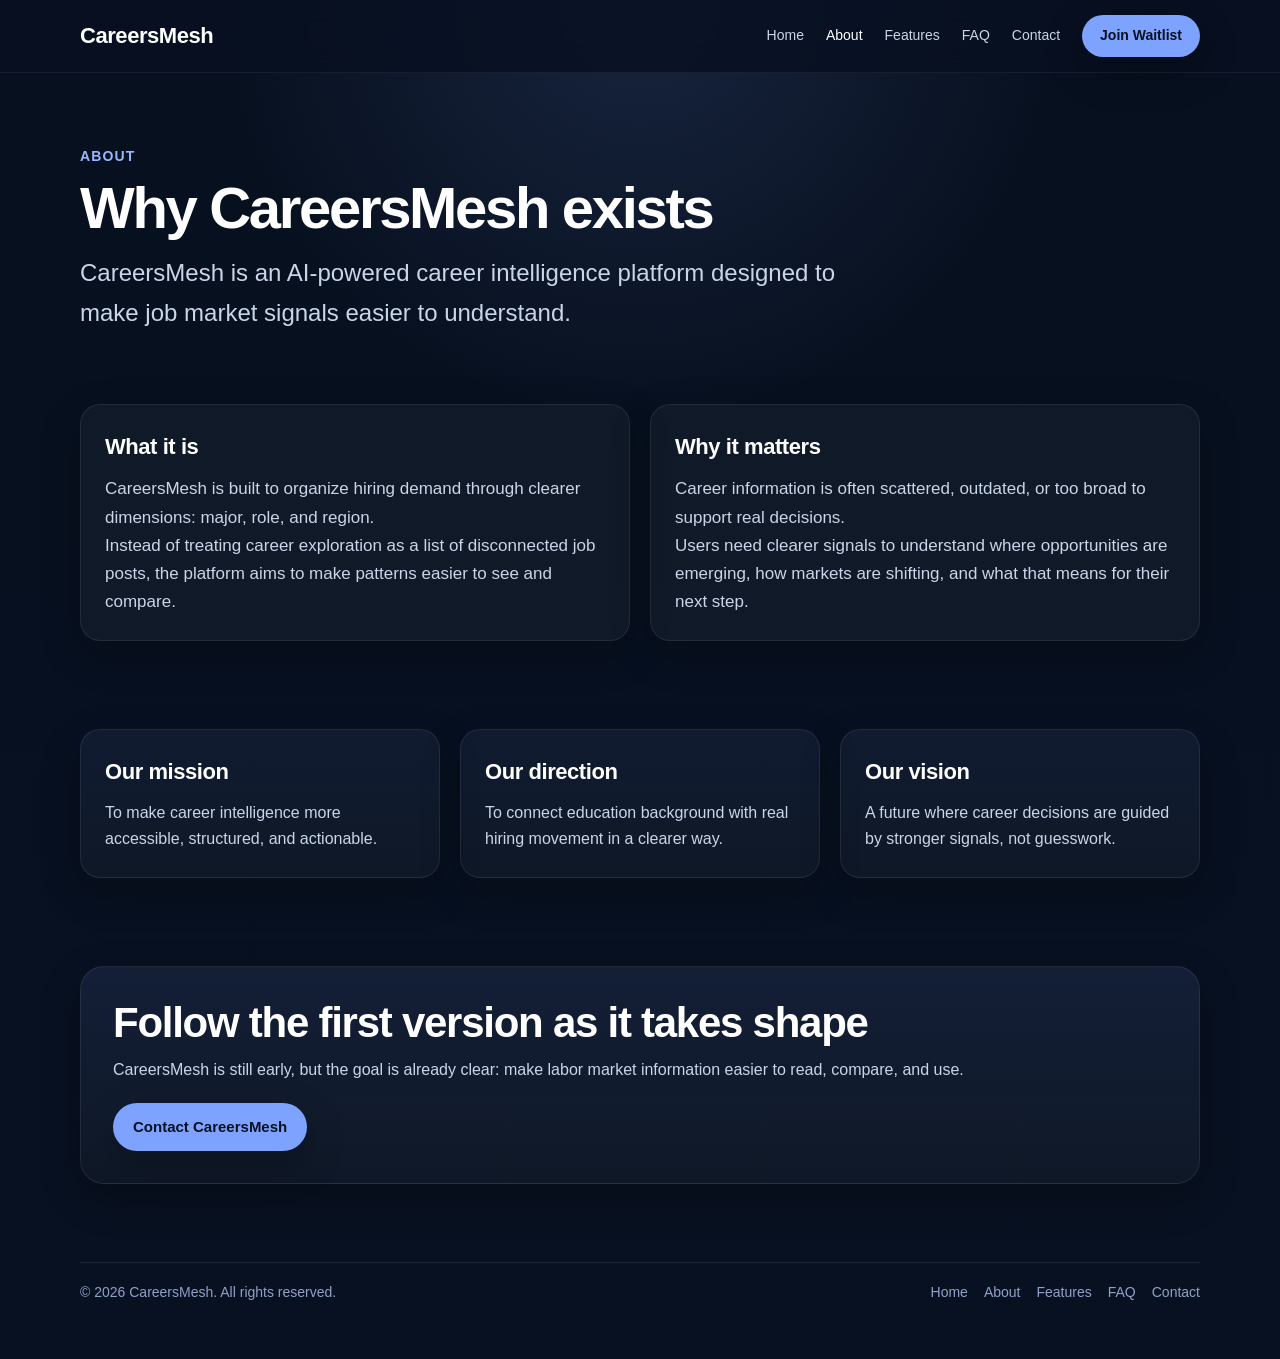
<file: about.html>
<!DOCTYPE html>
<html lang="en">
<head>
  <meta charset="UTF-8" />
  <meta name="viewport" content="width=device-width, initial-scale=1.0" />
  <title>About | CareersMesh</title>
  <meta
    name="description"
    content="Learn what CareersMesh is, why it exists, and how it helps users understand career demand more clearly."
  />
  <link rel="stylesheet" href="css/style.css" />
</head>
<body>
  <header class="topbar">
    <div class="container nav">
      <a class="brand" href="index.html">CareersMesh</a>
      <nav class="nav-links">
        <a href="index.html">Home</a>
        <a class="active" href="about.html">About</a>
        <a href="features.html">Features</a>
        <a href="faq.html">FAQ</a>
        <a href="contact.html">Contact</a>
        <a class="nav-cta" href="contact.html">Join Waitlist</a>
      </nav>
    </div>
  </header>

  <main>
    <section class="page-header">
      <div class="container">
        <div class="section-label">About</div>
        <h1>Why CareersMesh exists</h1>
        <p class="page-lead">
          CareersMesh is an AI-powered career intelligence platform designed to make
          job market signals easier to understand.
        </p>
      </div>
    </section>

    <section class="section">
      <div class="container copy">
        <div class="grid grid-2">
          <div class="card">
            <h3>What it is</h3>
            <p>
              CareersMesh is built to organize hiring demand through clearer dimensions:
              major, role, and region.
            </p>
            <p>
              Instead of treating career exploration as a list of disconnected job posts,
              the platform aims to make patterns easier to see and compare.
            </p>
          </div>

          <div class="card">
            <h3>Why it matters</h3>
            <p>
              Career information is often scattered, outdated, or too broad to support
              real decisions.
            </p>
            <p>
              Users need clearer signals to understand where opportunities are emerging,
              how markets are shifting, and what that means for their next step.
            </p>
          </div>
        </div>
      </div>
    </section>

    <section class="section">
      <div class="container">
        <div class="grid grid-3">
          <div class="card highlight">
            <h3>Our mission</h3>
            <p>
              To make career intelligence more accessible, structured, and actionable.
            </p>
          </div>
          <div class="card highlight">
            <h3>Our direction</h3>
            <p>
              To connect education background with real hiring movement in a clearer way.
            </p>
          </div>
          <div class="card highlight">
            <h3>Our vision</h3>
            <p>
              A future where career decisions are guided by stronger signals, not guesswork.
            </p>
          </div>
        </div>
      </div>
    </section>

    <section class="section">
      <div class="container">
        <div class="cta-box">
          <h2>Follow the first version as it takes shape</h2>
          <p>
            CareersMesh is still early, but the goal is already clear: make labor market
            information easier to read, compare, and use.
          </p>
          <a class="btn btn-primary" href="contact.html">Contact CareersMesh</a>
        </div>
      </div>
    </section>
  </main>

  <footer class="footer">
    <div class="container footer-row">
      <div>© 2026 CareersMesh. All rights reserved.</div>
      <div class="footer-links">
        <a href="index.html">Home</a>
        <a href="about.html">About</a>
        <a href="features.html">Features</a>
        <a href="faq.html">FAQ</a>
        <a href="contact.html">Contact</a>
      </div>
    </div>
  </footer>
</body>
</html>
</file>
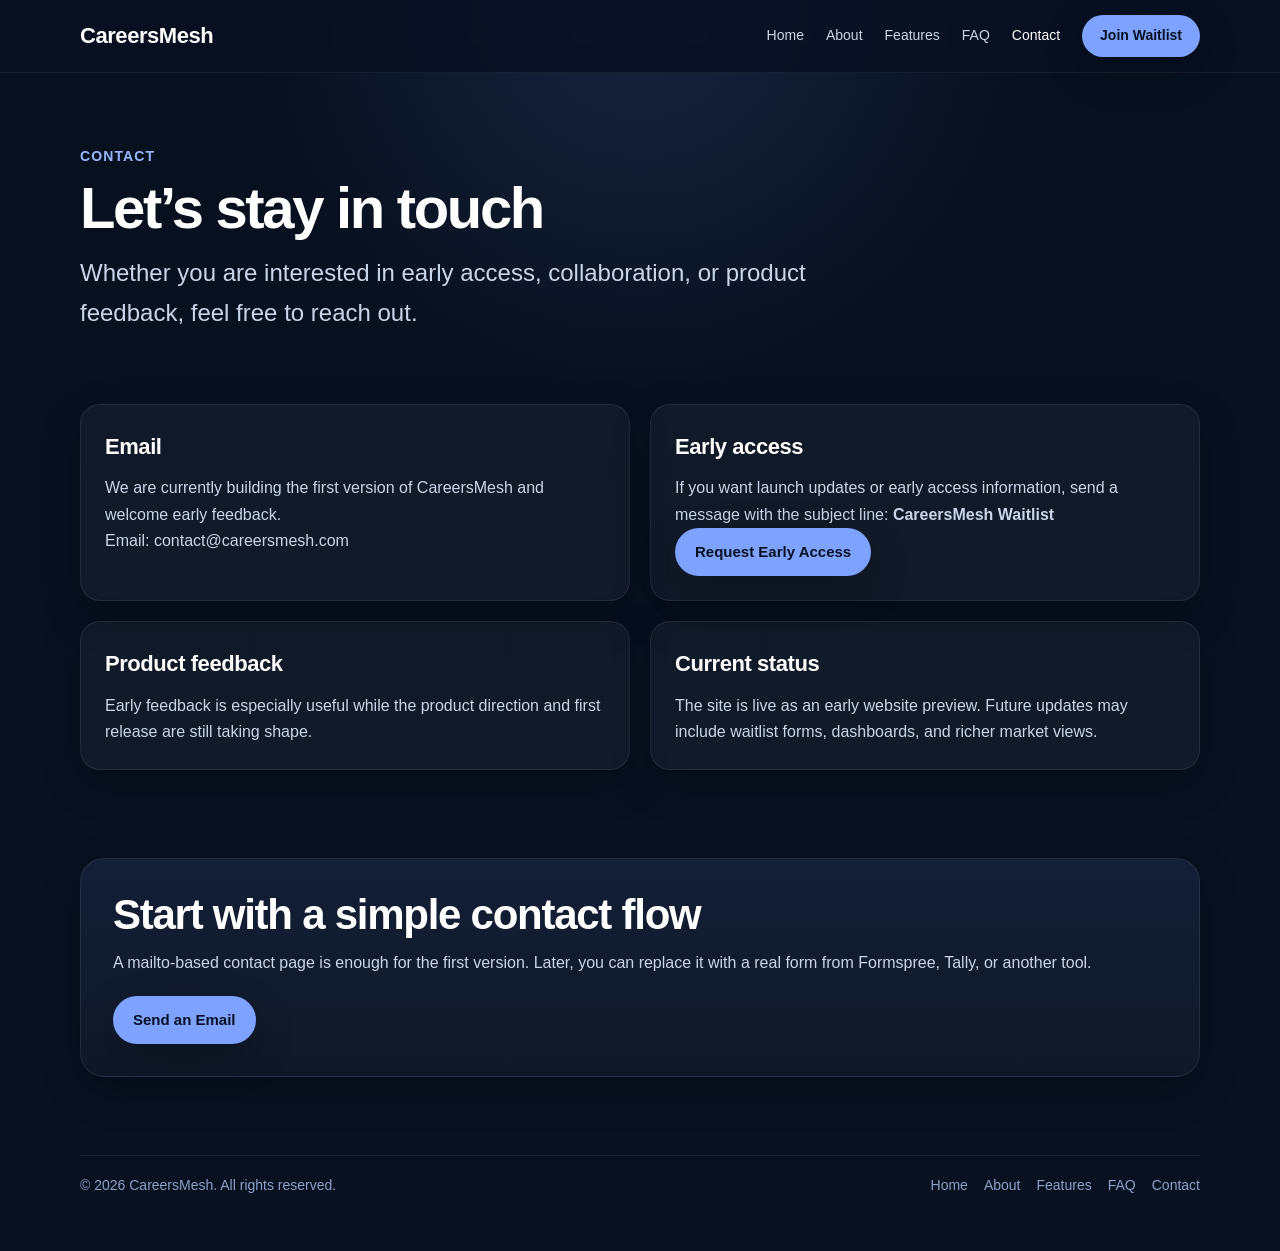
<file: contact.html>
<!DOCTYPE html>
<html lang="en">
<head>
  <meta charset="UTF-8" />
  <meta name="viewport" content="width=device-width, initial-scale=1.0" />
  <title>Contact | CareersMesh</title>
  <meta
    name="description"
    content="Contact CareersMesh for early access, product feedback, collaboration, or launch updates."
  />
  <link rel="stylesheet" href="css/style.css" />
</head>
<body>
  <header class="topbar">
    <div class="container nav">
      <a class="brand" href="index.html">CareersMesh</a>
      <nav class="nav-links">
        <a href="index.html">Home</a>
        <a href="about.html">About</a>
        <a href="features.html">Features</a>
        <a href="faq.html">FAQ</a>
        <a class="active" href="contact.html">Contact</a>
        <a class="nav-cta" href="contact.html">Join Waitlist</a>
      </nav>
    </div>
  </header>

  <main>
    <section class="page-header">
      <div class="container">
        <div class="section-label">Contact</div>
        <h1>Let’s stay in touch</h1>
        <p class="page-lead">
          Whether you are interested in early access, collaboration, or product feedback, feel free to reach out.
        </p>
      </div>
    </section>

    <section class="section">
      <div class="container">
        <div class="grid grid-2">
          <div class="card">
            <h3>Email</h3>
            <p>
              We are currently building the first version of CareersMesh and welcome early feedback.
            </p>
            <p>
              Email:
              <a href="mailto:contact@careersmesh.com">contact@careersmesh.com</a>
            </p>
          </div>

          <div class="card">
            <h3>Early access</h3>
            <p>
              If you want launch updates or early access information, send a message with the subject line:
              <strong>CareersMesh Waitlist</strong>
            </p>
            <p>
              <a class="btn btn-primary" href="mailto:contact@careersmesh.com?subject=CareersMesh%20Waitlist">
                Request Early Access
              </a>
            </p>
          </div>

          <div class="card">
            <h3>Product feedback</h3>
            <p>
              Early feedback is especially useful while the product direction and first release are still taking shape.
            </p>
          </div>

          <div class="card">
            <h3>Current status</h3>
            <p>
              The site is live as an early website preview. Future updates may include waitlist forms, dashboards, and richer market views.
            </p>
          </div>
        </div>
      </div>
    </section>

    <section class="section">
      <div class="container">
        <div class="cta-box">
          <h2>Start with a simple contact flow</h2>
          <p>
            A mailto-based contact page is enough for the first version. Later, you can replace it with a real form from Formspree, Tally, or another tool.
          </p>
          <a class="btn btn-primary" href="mailto:contact@careersmesh.com">Send an Email</a>
        </div>
      </div>
    </section>
  </main>

  <footer class="footer">
    <div class="container footer-row">
      <div>© 2026 CareersMesh. All rights reserved.</div>
      <div class="footer-links">
        <a href="index.html">Home</a>
        <a href="about.html">About</a>
        <a href="features.html">Features</a>
        <a href="faq.html">FAQ</a>
        <a href="contact.html">Contact</a>
      </div>
    </div>
  </footer>
</body>
</html>
</file>
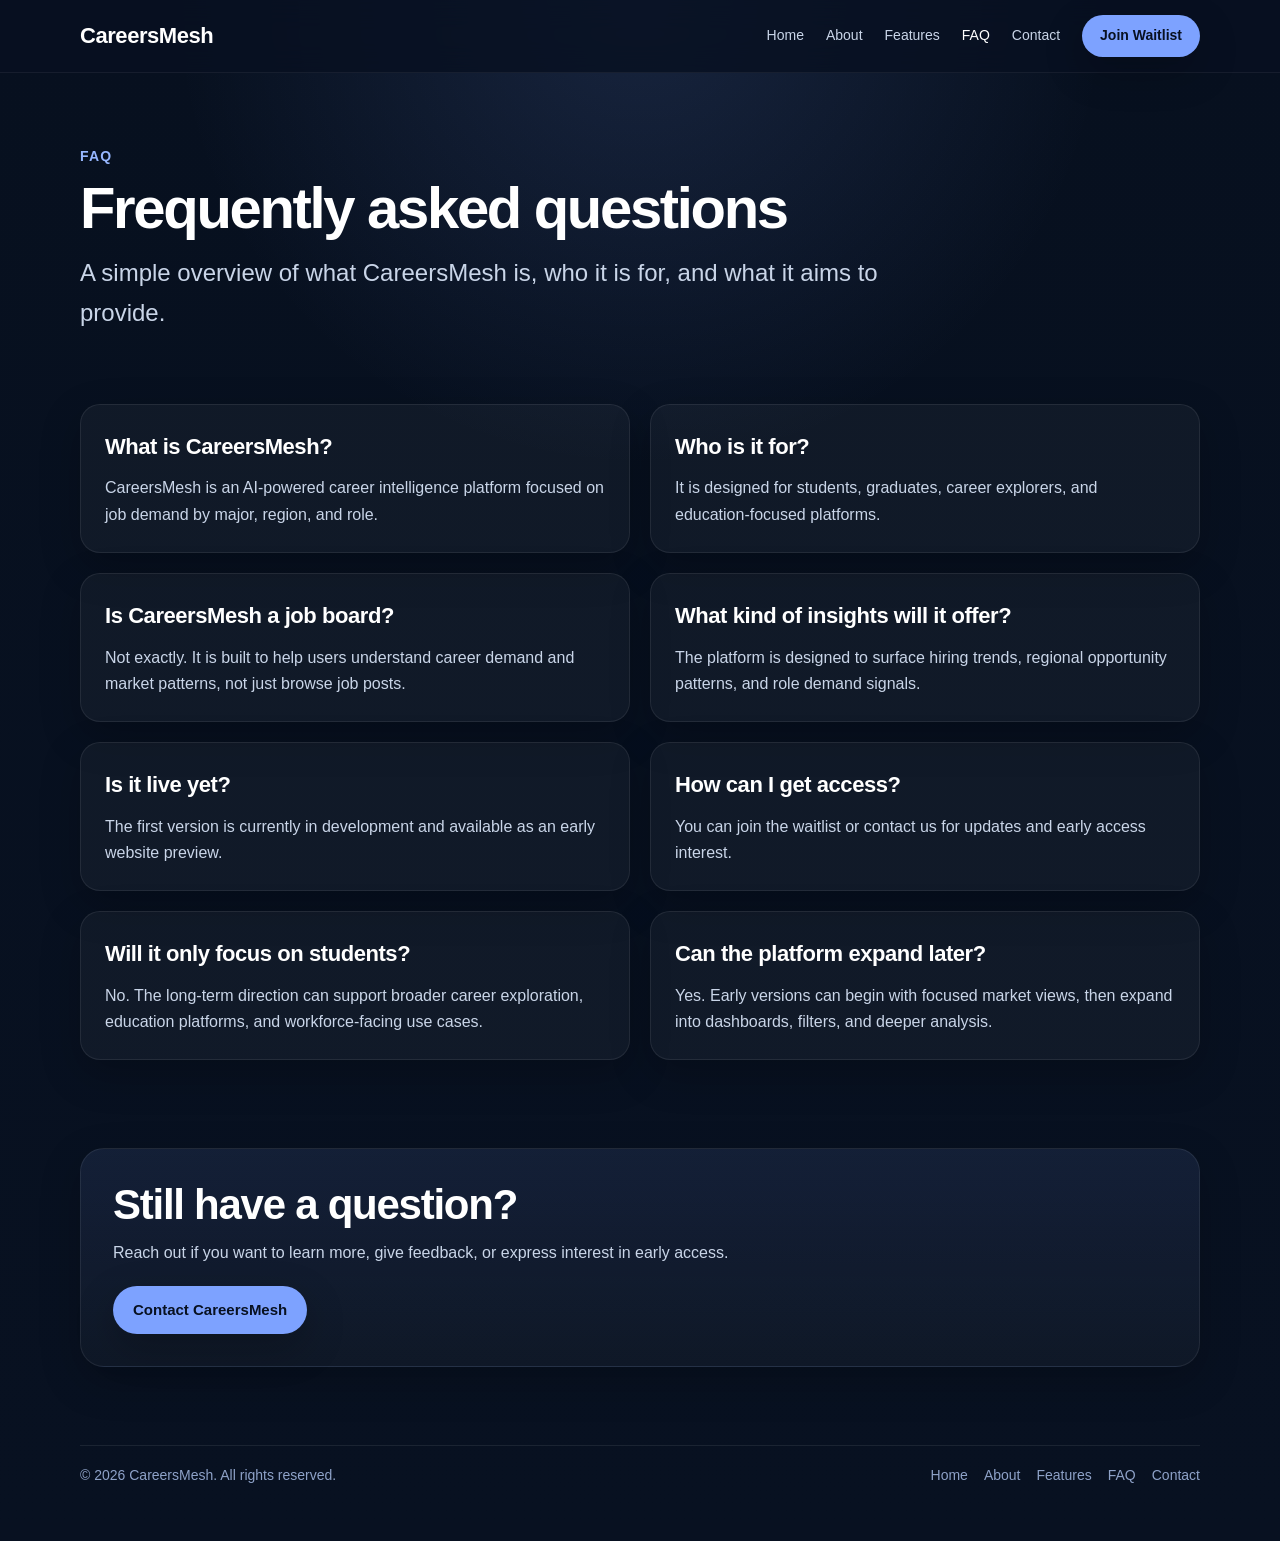
<file: faq.html>
<!DOCTYPE html>
<html lang="en">
<head>
  <meta charset="UTF-8" />
  <meta name="viewport" content="width=device-width, initial-scale=1.0" />
  <title>FAQ | CareersMesh</title>
  <meta
    name="description"
    content="Frequently asked questions about CareersMesh, including what it is, who it is for, and what the platform aims to offer."
  />
  <link rel="stylesheet" href="css/style.css" />
</head>
<body>
  <header class="topbar">
    <div class="container nav">
      <a class="brand" href="index.html">CareersMesh</a>
      <nav class="nav-links">
        <a href="index.html">Home</a>
        <a href="about.html">About</a>
        <a href="features.html">Features</a>
        <a class="active" href="faq.html">FAQ</a>
        <a href="contact.html">Contact</a>
        <a class="nav-cta" href="contact.html">Join Waitlist</a>
      </nav>
    </div>
  </header>

  <main>
    <section class="page-header">
      <div class="container">
        <div class="section-label">FAQ</div>
        <h1>Frequently asked questions</h1>
        <p class="page-lead">
          A simple overview of what CareersMesh is, who it is for, and what it aims to provide.
        </p>
      </div>
    </section>

    <section class="section">
      <div class="container">
        <div class="grid grid-2">
          <div class="card">
            <h3>What is CareersMesh?</h3>
            <p>
              CareersMesh is an AI-powered career intelligence platform focused on job demand by major, region, and role.
            </p>
          </div>

          <div class="card">
            <h3>Who is it for?</h3>
            <p>
              It is designed for students, graduates, career explorers, and education-focused platforms.
            </p>
          </div>

          <div class="card">
            <h3>Is CareersMesh a job board?</h3>
            <p>
              Not exactly. It is built to help users understand career demand and market patterns, not just browse job posts.
            </p>
          </div>

          <div class="card">
            <h3>What kind of insights will it offer?</h3>
            <p>
              The platform is designed to surface hiring trends, regional opportunity patterns, and role demand signals.
            </p>
          </div>

          <div class="card">
            <h3>Is it live yet?</h3>
            <p>
              The first version is currently in development and available as an early website preview.
            </p>
          </div>

          <div class="card">
            <h3>How can I get access?</h3>
            <p>
              You can join the waitlist or contact us for updates and early access interest.
            </p>
          </div>

          <div class="card">
            <h3>Will it only focus on students?</h3>
            <p>
              No. The long-term direction can support broader career exploration, education platforms, and workforce-facing use cases.
            </p>
          </div>

          <div class="card">
            <h3>Can the platform expand later?</h3>
            <p>
              Yes. Early versions can begin with focused market views, then expand into dashboards, filters, and deeper analysis.
            </p>
          </div>
        </div>
      </div>
    </section>

    <section class="section">
      <div class="container">
        <div class="cta-box">
          <h2>Still have a question?</h2>
          <p>
            Reach out if you want to learn more, give feedback, or express interest in early access.
          </p>
          <a class="btn btn-primary" href="contact.html">Contact CareersMesh</a>
        </div>
      </div>
    </section>
  </main>

  <footer class="footer">
    <div class="container footer-row">
      <div>© 2026 CareersMesh. All rights reserved.</div>
      <div class="footer-links">
        <a href="index.html">Home</a>
        <a href="about.html">About</a>
        <a href="features.html">Features</a>
        <a href="faq.html">FAQ</a>
        <a href="contact.html">Contact</a>
      </div>
    </div>
  </footer>
</body>
</html>
</file>
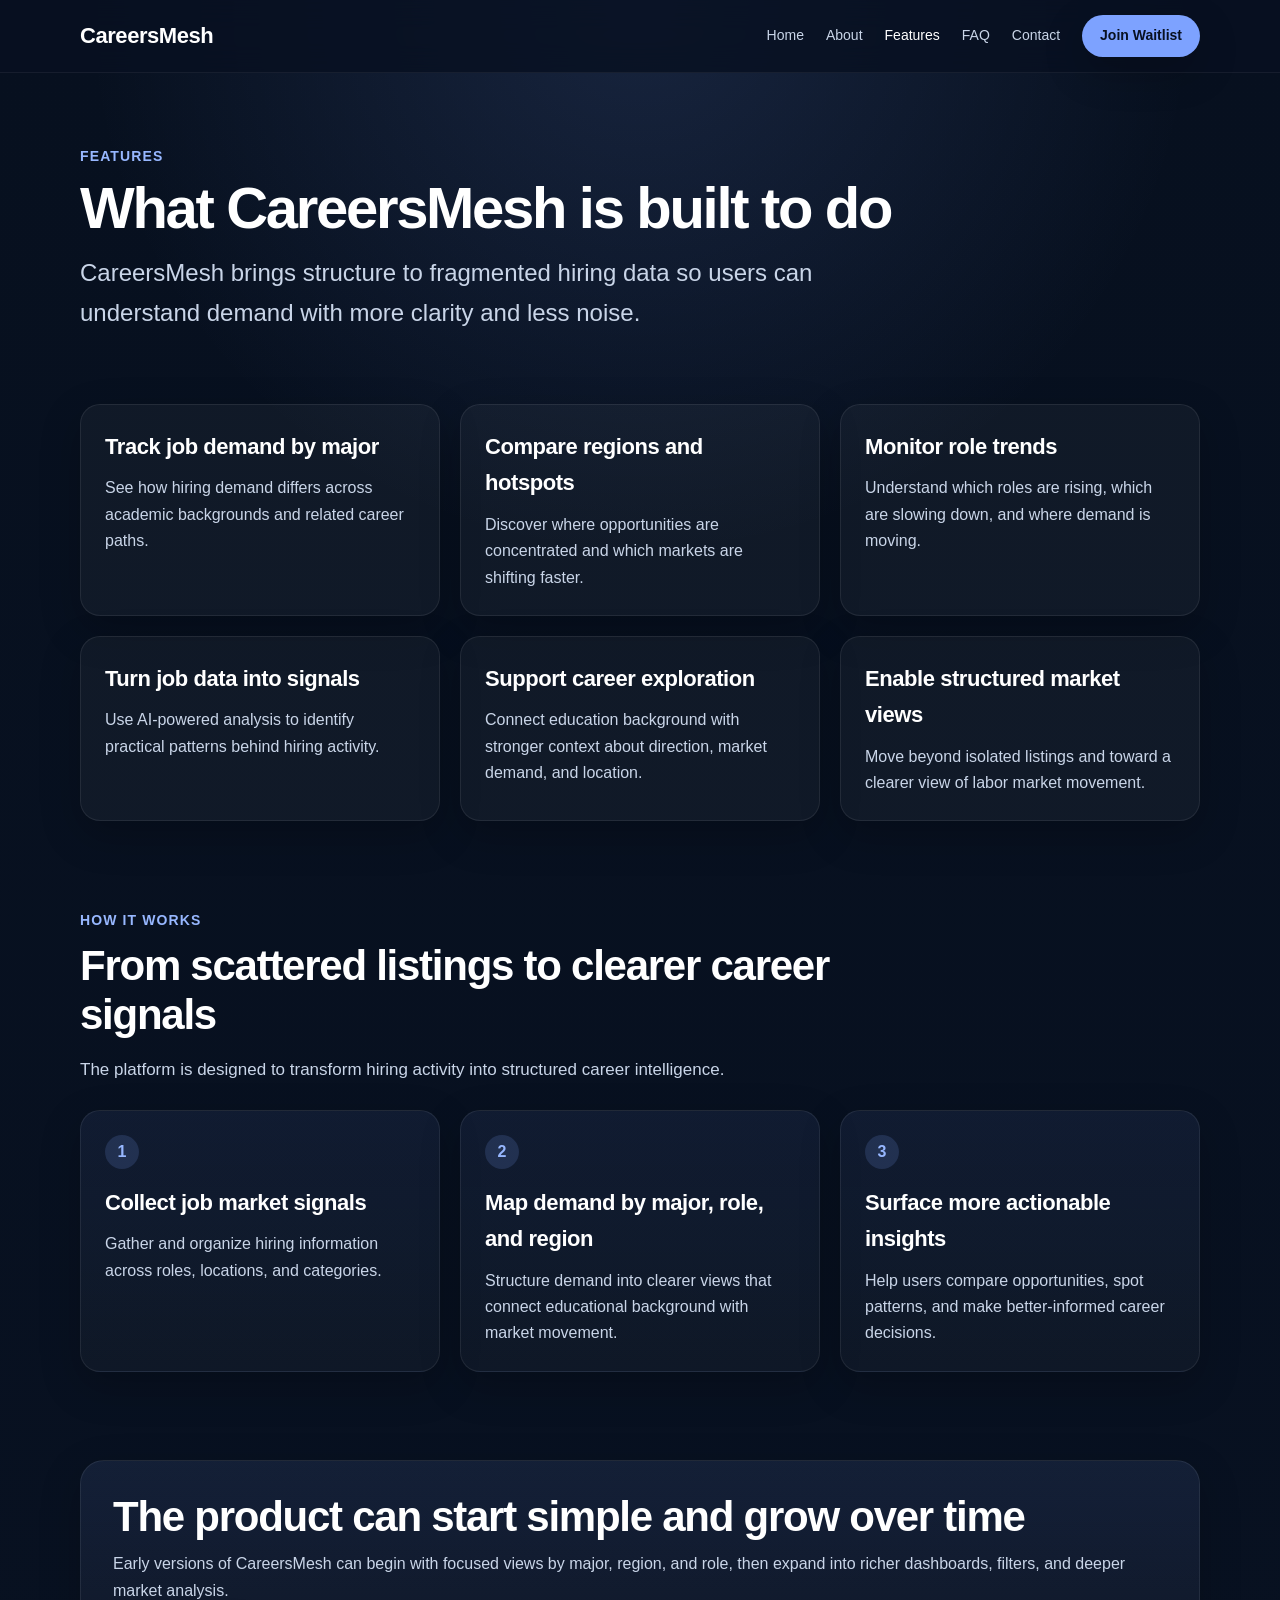
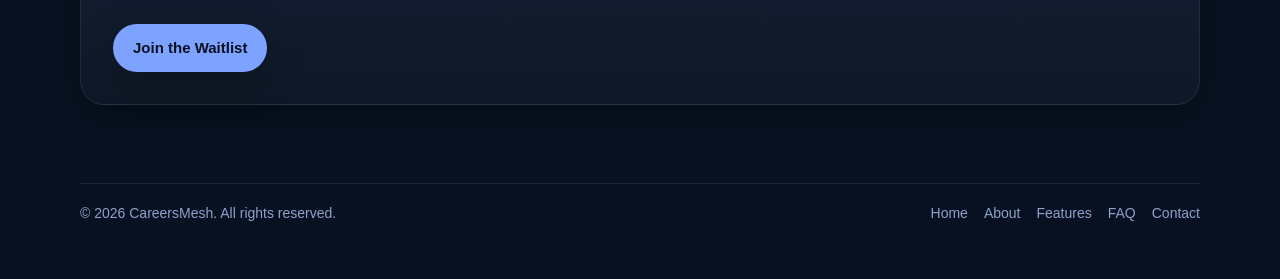
<file: features.html>
<!DOCTYPE html>
<html lang="en">
<head>
  <meta charset="UTF-8" />
  <meta name="viewport" content="width=device-width, initial-scale=1.0" />
  <title>Features | CareersMesh</title>
  <meta
    name="description"
    content="Explore the core features of CareersMesh, including major-based insights, role tracking, and regional opportunity mapping."
  />
  <link rel="stylesheet" href="css/style.css" />
</head>
<body>
  <header class="topbar">
    <div class="container nav">
      <a class="brand" href="index.html">CareersMesh</a>
      <nav class="nav-links">
        <a href="index.html">Home</a>
        <a href="about.html">About</a>
        <a class="active" href="features.html">Features</a>
        <a href="faq.html">FAQ</a>
        <a href="contact.html">Contact</a>
        <a class="nav-cta" href="contact.html">Join Waitlist</a>
      </nav>
    </div>
  </header>

  <main>
    <section class="page-header">
      <div class="container">
        <div class="section-label">Features</div>
        <h1>What CareersMesh is built to do</h1>
        <p class="page-lead">
          CareersMesh brings structure to fragmented hiring data so users can understand demand with more clarity and less noise.
        </p>
      </div>
    </section>

    <section class="section">
      <div class="container">
        <div class="grid grid-3">
          <div class="card">
            <h3>Track job demand by major</h3>
            <p>
              See how hiring demand differs across academic backgrounds and related career paths.
            </p>
          </div>
          <div class="card">
            <h3>Compare regions and hotspots</h3>
            <p>
              Discover where opportunities are concentrated and which markets are shifting faster.
            </p>
          </div>
          <div class="card">
            <h3>Monitor role trends</h3>
            <p>
              Understand which roles are rising, which are slowing down, and where demand is moving.
            </p>
          </div>
          <div class="card">
            <h3>Turn job data into signals</h3>
            <p>
              Use AI-powered analysis to identify practical patterns behind hiring activity.
            </p>
          </div>
          <div class="card">
            <h3>Support career exploration</h3>
            <p>
              Connect education background with stronger context about direction, market demand, and location.
            </p>
          </div>
          <div class="card">
            <h3>Enable structured market views</h3>
            <p>
              Move beyond isolated listings and toward a clearer view of labor market movement.
            </p>
          </div>
        </div>
      </div>
    </section>

    <section class="section">
      <div class="container">
        <div class="section-header">
          <div class="section-label">How It Works</div>
          <h2>From scattered listings to clearer career signals</h2>
          <p>
            The platform is designed to transform hiring activity into structured career intelligence.
          </p>
        </div>

        <div class="grid grid-3">
          <div class="card highlight">
            <div class="number">1</div>
            <h3>Collect job market signals</h3>
            <p>
              Gather and organize hiring information across roles, locations, and categories.
            </p>
          </div>
          <div class="card highlight">
            <div class="number">2</div>
            <h3>Map demand by major, role, and region</h3>
            <p>
              Structure demand into clearer views that connect educational background with market movement.
            </p>
          </div>
          <div class="card highlight">
            <div class="number">3</div>
            <h3>Surface more actionable insights</h3>
            <p>
              Help users compare opportunities, spot patterns, and make better-informed career decisions.
            </p>
          </div>
        </div>
      </div>
    </section>

    <section class="section">
      <div class="container">
        <div class="cta-box">
          <h2>The product can start simple and grow over time</h2>
          <p>
            Early versions of CareersMesh can begin with focused views by major, region, and role,
            then expand into richer dashboards, filters, and deeper market analysis.
          </p>
          <a class="btn btn-primary" href="contact.html">Join the Waitlist</a>
        </div>
      </div>
    </section>
  </main>

  <footer class="footer">
    <div class="container footer-row">
      <div>© 2026 CareersMesh. All rights reserved.</div>
      <div class="footer-links">
        <a href="index.html">Home</a>
        <a href="about.html">About</a>
        <a href="features.html">Features</a>
        <a href="faq.html">FAQ</a>
        <a href="contact.html">Contact</a>
      </div>
    </div>
  </footer>
</body>
</html>
</file>
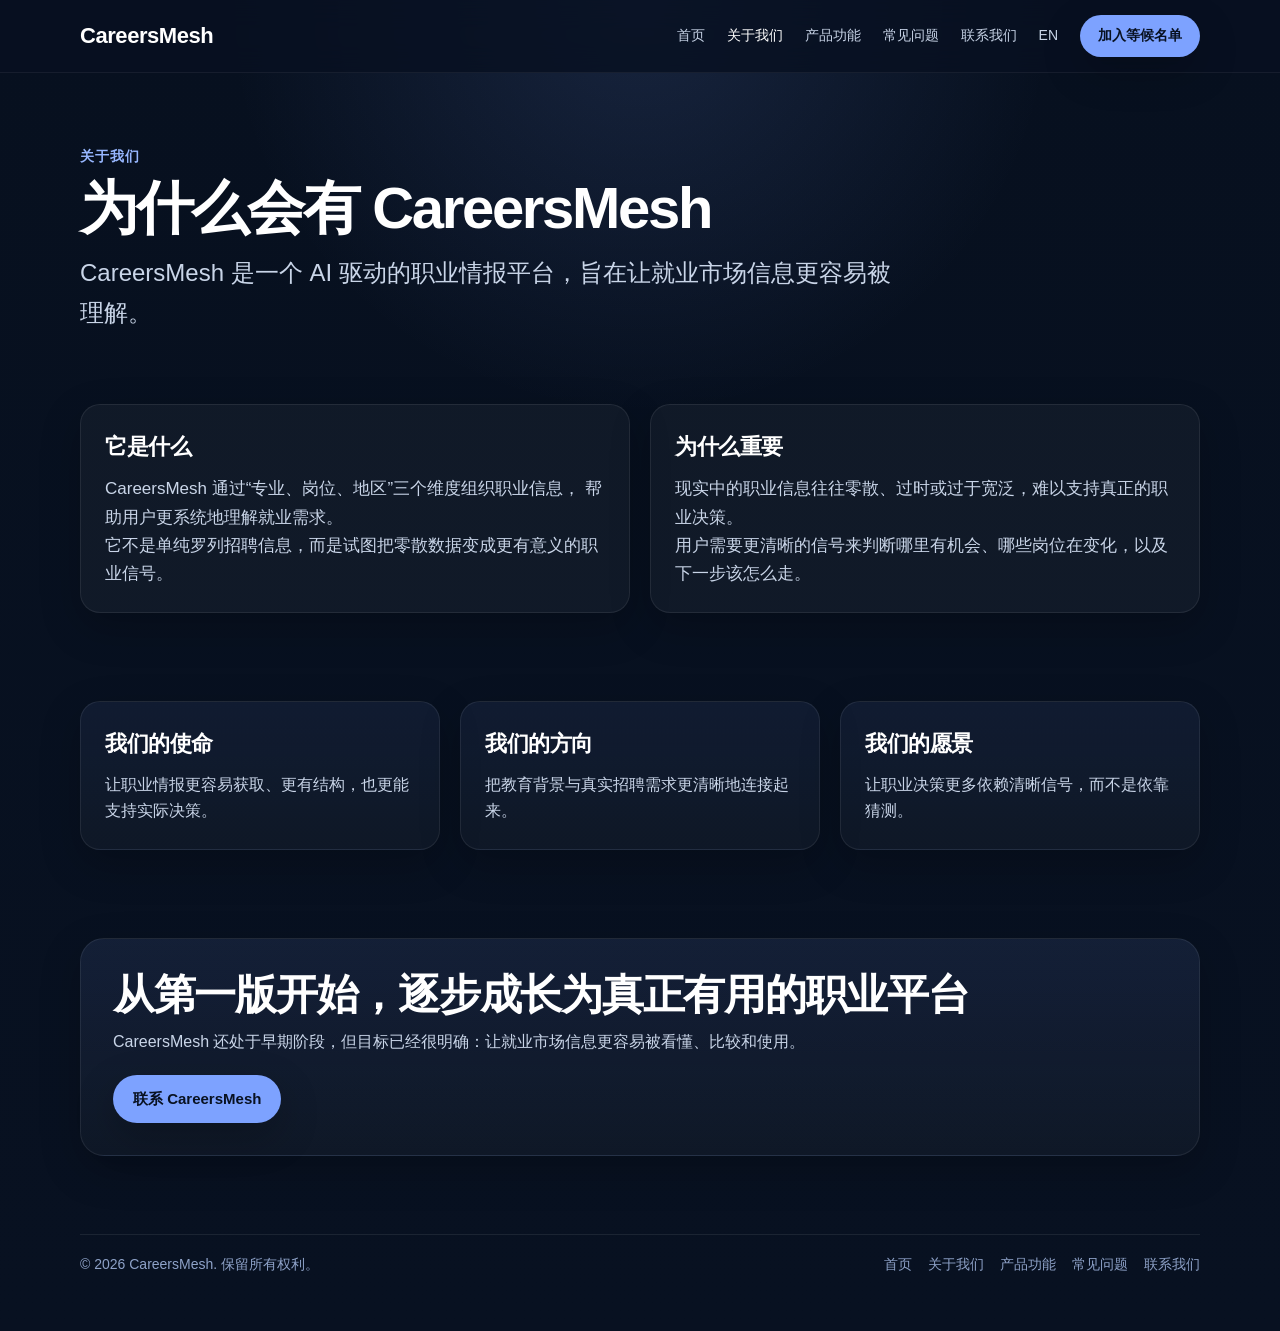
<file: zh/about.html>
<!DOCTYPE html>
<html lang="zh-CN">
<head>
  <meta charset="UTF-8" />
  <meta name="viewport" content="width=device-width, initial-scale=1.0" />
  <title>关于我们 | CareersMesh</title>
  <meta
    name="description"
    content="了解 CareersMesh 是什么、为什么存在，以及它如何帮助用户更清晰地理解职业机会。"
  />
  <link rel="stylesheet" href="../css/style.css" />
</head>
<body>
  <header class="topbar">
    <div class="container nav">
      <a class="brand" href="index.html">CareersMesh</a>
      <nav class="nav-links">
        <a href="index.html">首页</a>
        <a class="active" href="about.html">关于我们</a>
        <a href="features.html">产品功能</a>
        <a href="faq.html">常见问题</a>
        <a href="contact.html">联系我们</a>
        <a href="../about.html">EN</a>
        <a class="nav-cta" href="contact.html">加入等候名单</a>
      </nav>
    </div>
  </header>

  <main>
    <section class="page-header">
      <div class="container">
        <div class="section-label">关于我们</div>
        <h1>为什么会有 CareersMesh</h1>
        <p class="page-lead">
          CareersMesh 是一个 AI 驱动的职业情报平台，旨在让就业市场信息更容易被理解。
        </p>
      </div>
    </section>

    <section class="section">
      <div class="container copy">
        <div class="grid grid-2">
          <div class="card">
            <h3>它是什么</h3>
            <p>
              CareersMesh 通过“专业、岗位、地区”三个维度组织职业信息，
              帮助用户更系统地理解就业需求。
            </p>
            <p>
              它不是单纯罗列招聘信息，而是试图把零散数据变成更有意义的职业信号。
            </p>
          </div>

          <div class="card">
            <h3>为什么重要</h3>
            <p>
              现实中的职业信息往往零散、过时或过于宽泛，难以支持真正的职业决策。
            </p>
            <p>
              用户需要更清晰的信号来判断哪里有机会、哪些岗位在变化，以及下一步该怎么走。
            </p>
          </div>
        </div>
      </div>
    </section>

    <section class="section">
      <div class="container">
        <div class="grid grid-3">
          <div class="card highlight">
            <h3>我们的使命</h3>
            <p>
              让职业情报更容易获取、更有结构，也更能支持实际决策。
            </p>
          </div>
          <div class="card highlight">
            <h3>我们的方向</h3>
            <p>
              把教育背景与真实招聘需求更清晰地连接起来。
            </p>
          </div>
          <div class="card highlight">
            <h3>我们的愿景</h3>
            <p>
              让职业决策更多依赖清晰信号，而不是依靠猜测。
            </p>
          </div>
        </div>
      </div>
    </section>

    <section class="section">
      <div class="container">
        <div class="cta-box">
          <h2>从第一版开始，逐步成长为真正有用的职业平台</h2>
          <p>
            CareersMesh 还处于早期阶段，但目标已经很明确：让就业市场信息更容易被看懂、比较和使用。
          </p>
          <a class="btn btn-primary" href="contact.html">联系 CareersMesh</a>
        </div>
      </div>
    </section>
  </main>

  <footer class="footer">
    <div class="container footer-row">
      <div>© 2026 CareersMesh. 保留所有权利。</div>
      <div class="footer-links">
        <a href="index.html">首页</a>
        <a href="about.html">关于我们</a>
        <a href="features.html">产品功能</a>
        <a href="faq.html">常见问题</a>
        <a href="contact.html">联系我们</a>
      </div>
    </div>
  </footer>
</body>
</html>
</file>
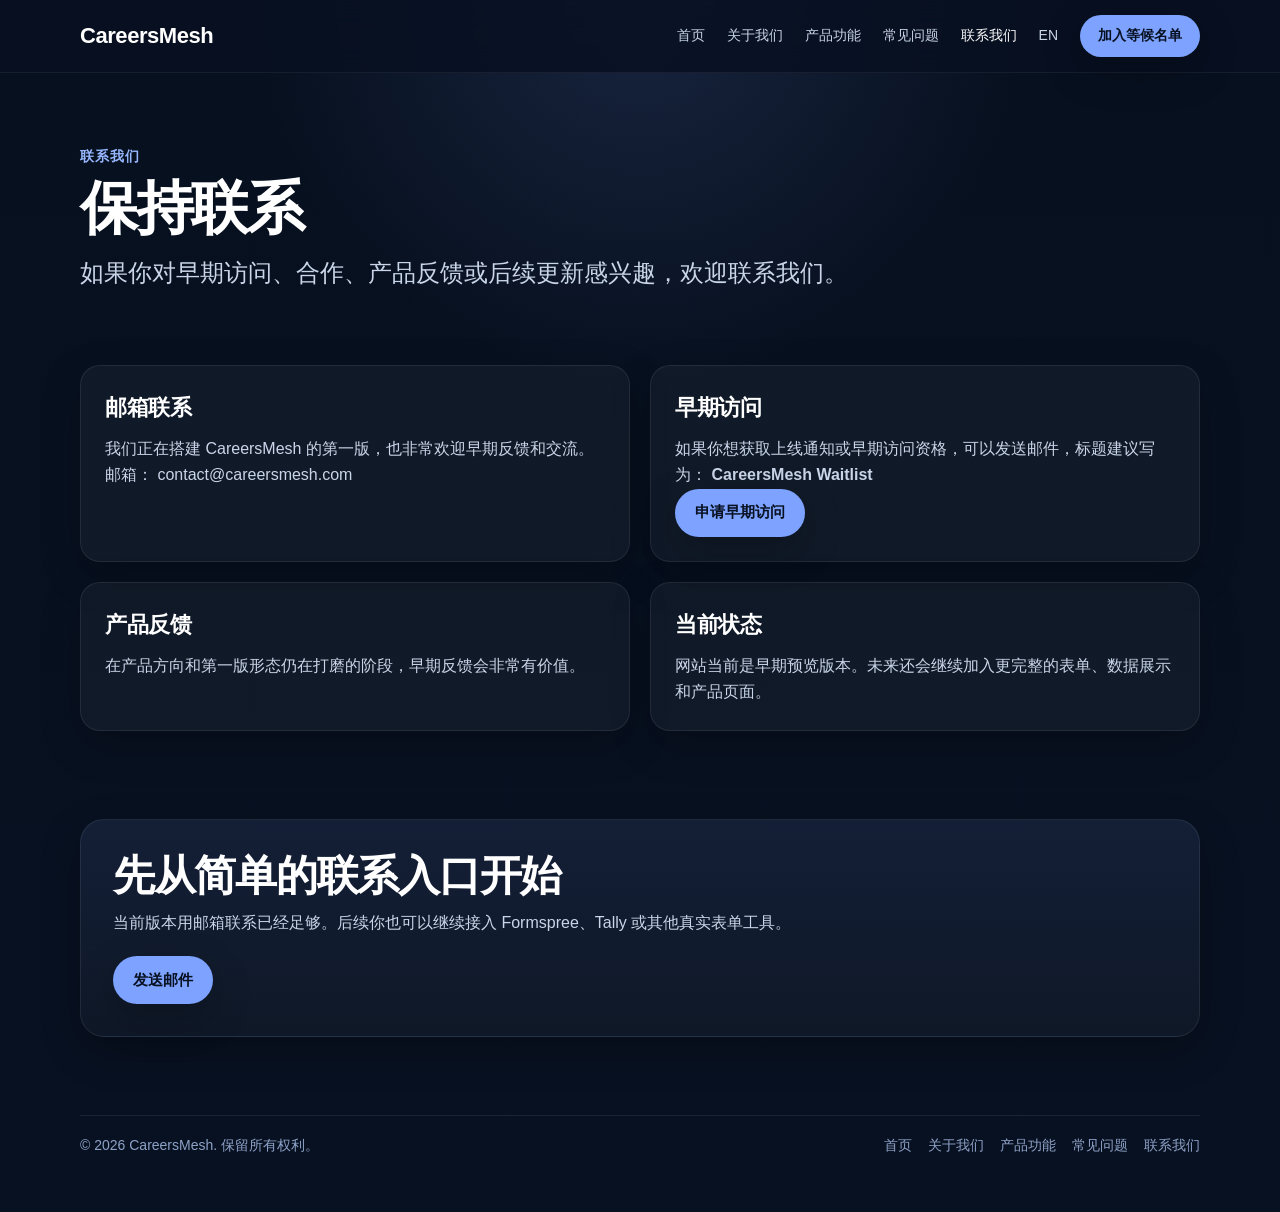
<file: zh/contact.html>
<!DOCTYPE html>
<html lang="zh-CN">
<head>
  <meta charset="UTF-8" />
  <meta name="viewport" content="width=device-width, initial-scale=1.0" />
  <title>联系我们 | CareersMesh</title>
  <meta
    name="description"
    content="联系 CareersMesh，获取早期访问、产品更新、合作或反馈信息。"
  />
  <link rel="stylesheet" href="../css/style.css" />
</head>
<body>
  <header class="topbar">
    <div class="container nav">
      <a class="brand" href="index.html">CareersMesh</a>
      <nav class="nav-links">
        <a href="index.html">首页</a>
        <a href="about.html">关于我们</a>
        <a href="features.html">产品功能</a>
        <a href="faq.html">常见问题</a>
        <a class="active" href="contact.html">联系我们</a>
        <a href="../contact.html">EN</a>
        <a class="nav-cta" href="contact.html">加入等候名单</a>
      </nav>
    </div>
  </header>

  <main>
    <section class="page-header">
      <div class="container">
        <div class="section-label">联系我们</div>
        <h1>保持联系</h1>
        <p class="page-lead">
          如果你对早期访问、合作、产品反馈或后续更新感兴趣，欢迎联系我们。
        </p>
      </div>
    </section>

    <section class="section">
      <div class="container">
        <div class="grid grid-2">
          <div class="card">
            <h3>邮箱联系</h3>
            <p>
              我们正在搭建 CareersMesh 的第一版，也非常欢迎早期反馈和交流。
            </p>
            <p>
              邮箱：
              <a href="mailto:contact@careersmesh.com">contact@careersmesh.com</a>
            </p>
          </div>

          <div class="card">
            <h3>早期访问</h3>
            <p>
              如果你想获取上线通知或早期访问资格，可以发送邮件，标题建议写为：
              <strong>CareersMesh Waitlist</strong>
            </p>
            <p>
              <a class="btn btn-primary" href="mailto:contact@careersmesh.com?subject=CareersMesh%20Waitlist">
                申请早期访问
              </a>
            </p>
          </div>

          <div class="card">
            <h3>产品反馈</h3>
            <p>
              在产品方向和第一版形态仍在打磨的阶段，早期反馈会非常有价值。
            </p>
          </div>

          <div class="card">
            <h3>当前状态</h3>
            <p>
              网站当前是早期预览版本。未来还会继续加入更完整的表单、数据展示和产品页面。
            </p>
          </div>
        </div>
      </div>
    </section>

    <section class="section">
      <div class="container">
        <div class="cta-box">
          <h2>先从简单的联系入口开始</h2>
          <p>
            当前版本用邮箱联系已经足够。后续你也可以继续接入 Formspree、Tally 或其他真实表单工具。
          </p>
          <a class="btn btn-primary" href="mailto:contact@careersmesh.com">发送邮件</a>
        </div>
      </div>
    </section>
  </main>

  <footer class="footer">
    <div class="container footer-row">
      <div>© 2026 CareersMesh. 保留所有权利。</div>
      <div class="footer-links">
        <a href="index.html">首页</a>
        <a href="about.html">关于我们</a>
        <a href="features.html">产品功能</a>
        <a href="faq.html">常见问题</a>
        <a href="contact.html">联系我们</a>
      </div>
    </div>
  </footer>
</body>
</html>
</file>
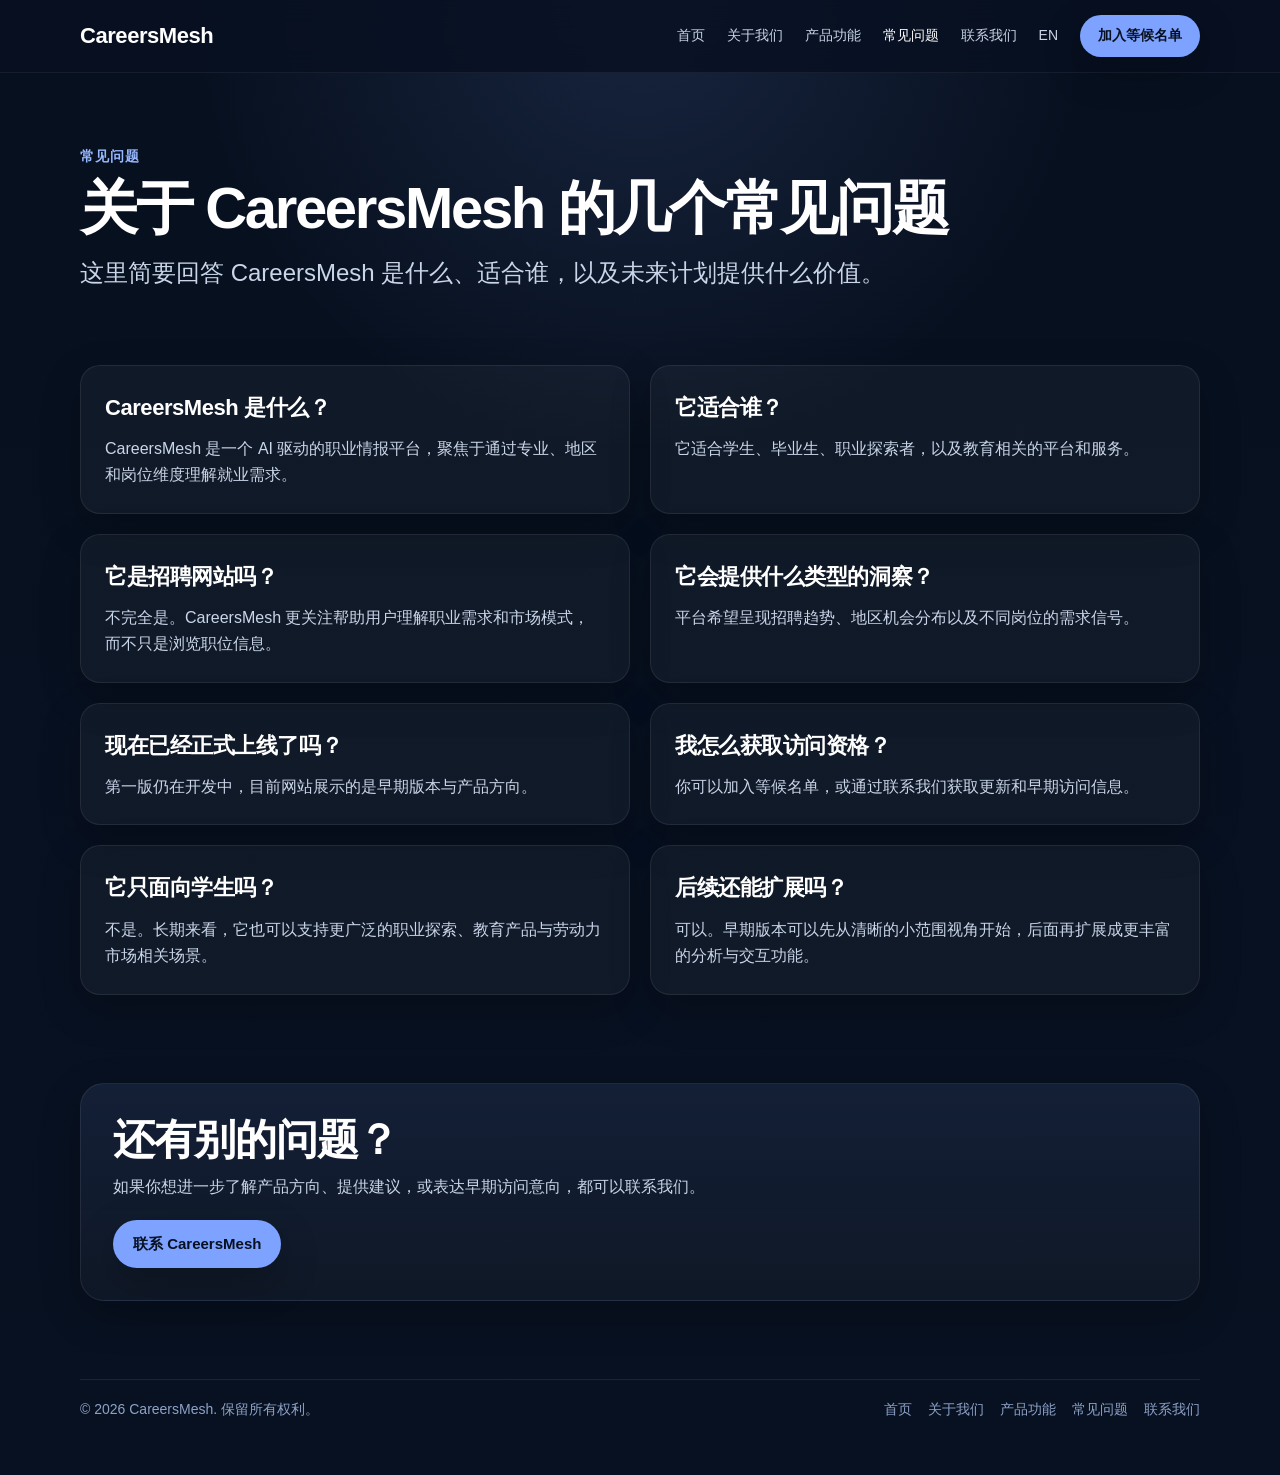
<file: zh/faq.html>
<!DOCTYPE html>
<html lang="zh-CN">
<head>
  <meta charset="UTF-8" />
  <meta name="viewport" content="width=device-width, initial-scale=1.0" />
  <title>常见问题 | CareersMesh</title>
  <meta
    name="description"
    content="查看 CareersMesh 的常见问题，包括它是什么、适合谁以及未来会提供什么。"
  />
  <link rel="stylesheet" href="../css/style.css" />
</head>
<body>
  <header class="topbar">
    <div class="container nav">
      <a class="brand" href="index.html">CareersMesh</a>
      <nav class="nav-links">
        <a href="index.html">首页</a>
        <a href="about.html">关于我们</a>
        <a href="features.html">产品功能</a>
        <a class="active" href="faq.html">常见问题</a>
        <a href="contact.html">联系我们</a>
        <a href="../faq.html">EN</a>
        <a class="nav-cta" href="contact.html">加入等候名单</a>
      </nav>
    </div>
  </header>

  <main>
    <section class="page-header">
      <div class="container">
        <div class="section-label">常见问题</div>
        <h1>关于 CareersMesh 的几个常见问题</h1>
        <p class="page-lead">
          这里简要回答 CareersMesh 是什么、适合谁，以及未来计划提供什么价值。
        </p>
      </div>
    </section>

    <section class="section">
      <div class="container">
        <div class="grid grid-2">
          <div class="card">
            <h3>CareersMesh 是什么？</h3>
            <p>
              CareersMesh 是一个 AI 驱动的职业情报平台，聚焦于通过专业、地区和岗位维度理解就业需求。
            </p>
          </div>

          <div class="card">
            <h3>它适合谁？</h3>
            <p>
              它适合学生、毕业生、职业探索者，以及教育相关的平台和服务。
            </p>
          </div>

          <div class="card">
            <h3>它是招聘网站吗？</h3>
            <p>
              不完全是。CareersMesh 更关注帮助用户理解职业需求和市场模式，而不只是浏览职位信息。
            </p>
          </div>

          <div class="card">
            <h3>它会提供什么类型的洞察？</h3>
            <p>
              平台希望呈现招聘趋势、地区机会分布以及不同岗位的需求信号。
            </p>
          </div>

          <div class="card">
            <h3>现在已经正式上线了吗？</h3>
            <p>
              第一版仍在开发中，目前网站展示的是早期版本与产品方向。
            </p>
          </div>

          <div class="card">
            <h3>我怎么获取访问资格？</h3>
            <p>
              你可以加入等候名单，或通过联系我们获取更新和早期访问信息。
            </p>
          </div>

          <div class="card">
            <h3>它只面向学生吗？</h3>
            <p>
              不是。长期来看，它也可以支持更广泛的职业探索、教育产品与劳动力市场相关场景。
            </p>
          </div>

          <div class="card">
            <h3>后续还能扩展吗？</h3>
            <p>
              可以。早期版本可以先从清晰的小范围视角开始，后面再扩展成更丰富的分析与交互功能。
            </p>
          </div>
        </div>
      </div>
    </section>

    <section class="section">
      <div class="container">
        <div class="cta-box">
          <h2>还有别的问题？</h2>
          <p>
            如果你想进一步了解产品方向、提供建议，或表达早期访问意向，都可以联系我们。
          </p>
          <a class="btn btn-primary" href="contact.html">联系 CareersMesh</a>
        </div>
      </div>
    </section>
  </main>

  <footer class="footer">
    <div class="container footer-row">
      <div>© 2026 CareersMesh. 保留所有权利。</div>
      <div class="footer-links">
        <a href="index.html">首页</a>
        <a href="about.html">关于我们</a>
        <a href="features.html">产品功能</a>
        <a href="faq.html">常见问题</a>
        <a href="contact.html">联系我们</a>
      </div>
    </div>
  </footer>
</body>
</html>
</file>
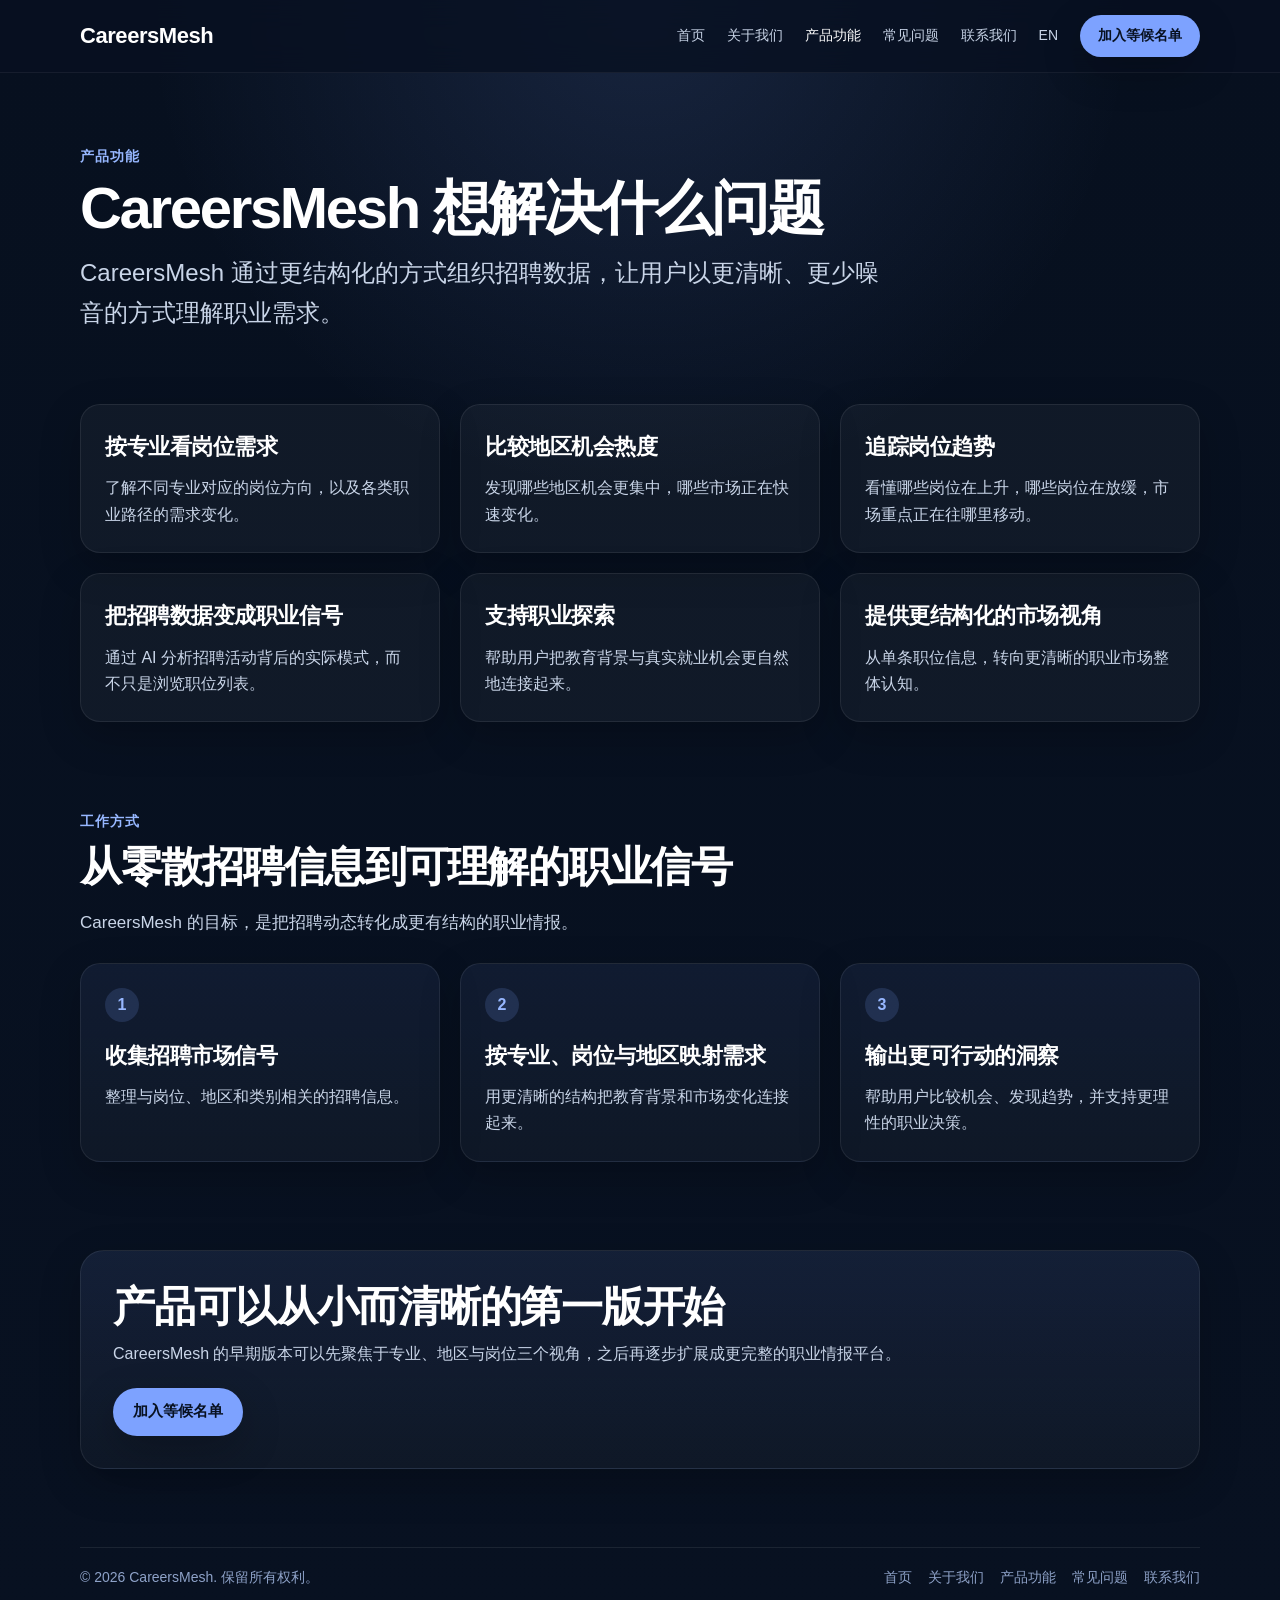
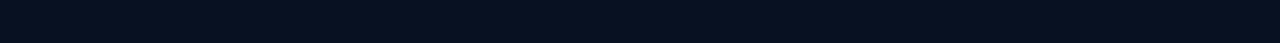
<file: zh/features.html>
<!DOCTYPE html>
<html lang="zh-CN">
<head>
  <meta charset="UTF-8" />
  <meta name="viewport" content="width=device-width, initial-scale=1.0" />
  <title>产品功能 | CareersMesh</title>
  <meta
    name="description"
    content="了解 CareersMesh 的核心功能，包括按专业分析岗位需求、地区机会分布和职业趋势信号。"
  />
  <link rel="stylesheet" href="../css/style.css" />
</head>
<body>
  <header class="topbar">
    <div class="container nav">
      <a class="brand" href="index.html">CareersMesh</a>
      <nav class="nav-links">
        <a href="index.html">首页</a>
        <a href="about.html">关于我们</a>
        <a class="active" href="features.html">产品功能</a>
        <a href="faq.html">常见问题</a>
        <a href="contact.html">联系我们</a>
        <a href="../features.html">EN</a>
        <a class="nav-cta" href="contact.html">加入等候名单</a>
      </nav>
    </div>
  </header>

  <main>
    <section class="page-header">
      <div class="container">
        <div class="section-label">产品功能</div>
        <h1>CareersMesh 想解决什么问题</h1>
        <p class="page-lead">
          CareersMesh 通过更结构化的方式组织招聘数据，让用户以更清晰、更少噪音的方式理解职业需求。
        </p>
      </div>
    </section>

    <section class="section">
      <div class="container">
        <div class="grid grid-3">
          <div class="card">
            <h3>按专业看岗位需求</h3>
            <p>
              了解不同专业对应的岗位方向，以及各类职业路径的需求变化。
            </p>
          </div>
          <div class="card">
            <h3>比较地区机会热度</h3>
            <p>
              发现哪些地区机会更集中，哪些市场正在快速变化。
            </p>
          </div>
          <div class="card">
            <h3>追踪岗位趋势</h3>
            <p>
              看懂哪些岗位在上升，哪些岗位在放缓，市场重点正在往哪里移动。
            </p>
          </div>
          <div class="card">
            <h3>把招聘数据变成职业信号</h3>
            <p>
              通过 AI 分析招聘活动背后的实际模式，而不只是浏览职位列表。
            </p>
          </div>
          <div class="card">
            <h3>支持职业探索</h3>
            <p>
              帮助用户把教育背景与真实就业机会更自然地连接起来。
            </p>
          </div>
          <div class="card">
            <h3>提供更结构化的市场视角</h3>
            <p>
              从单条职位信息，转向更清晰的职业市场整体认知。
            </p>
          </div>
        </div>
      </div>
    </section>

    <section class="section">
      <div class="container">
        <div class="section-header">
          <div class="section-label">工作方式</div>
          <h2>从零散招聘信息到可理解的职业信号</h2>
          <p>
            CareersMesh 的目标，是把招聘动态转化成更有结构的职业情报。
          </p>
        </div>

        <div class="grid grid-3">
          <div class="card highlight">
            <div class="number">1</div>
            <h3>收集招聘市场信号</h3>
            <p>
              整理与岗位、地区和类别相关的招聘信息。
            </p>
          </div>
          <div class="card highlight">
            <div class="number">2</div>
            <h3>按专业、岗位与地区映射需求</h3>
            <p>
              用更清晰的结构把教育背景和市场变化连接起来。
            </p>
          </div>
          <div class="card highlight">
            <div class="number">3</div>
            <h3>输出更可行动的洞察</h3>
            <p>
              帮助用户比较机会、发现趋势，并支持更理性的职业决策。
            </p>
          </div>
        </div>
      </div>
    </section>

    <section class="section">
      <div class="container">
        <div class="cta-box">
          <h2>产品可以从小而清晰的第一版开始</h2>
          <p>
            CareersMesh 的早期版本可以先聚焦于专业、地区与岗位三个视角，之后再逐步扩展成更完整的职业情报平台。
          </p>
          <a class="btn btn-primary" href="contact.html">加入等候名单</a>
        </div>
      </div>
    </section>
  </main>

  <footer class="footer">
    <div class="container footer-row">
      <div>© 2026 CareersMesh. 保留所有权利。</div>
      <div class="footer-links">
        <a href="index.html">首页</a>
        <a href="about.html">关于我们</a>
        <a href="features.html">产品功能</a>
        <a href="faq.html">常见问题</a>
        <a href="contact.html">联系我们</a>
      </div>
    </div>
  </footer>
</body>
</html>
</file>
<file: css/style.css>
:root {
  --bg: #081121;
  --bg-soft: #0d1830;
  --card: rgba(255, 255, 255, 0.04);
  --card-border: rgba(255, 255, 255, 0.08);
  --text: #ffffff;
  --muted: #c9d5e8;
  --subtle: #8ea2c8;
  --accent: #7da2ff;
  --accent-hover: #97b7ff;
  --max-width: 1120px;
  --radius: 20px;
  --shadow: 0 14px 40px rgba(0, 0, 0, 0.22);
}

* {
  box-sizing: border-box;
}

html {
  scroll-behavior: smooth;
}

body {
  margin: 0;
  font-family: Inter, Arial, Helvetica, sans-serif;
  background:
    radial-gradient(circle at top, rgba(125, 162, 255, 0.14), transparent 28%),
    linear-gradient(180deg, #07101f 0%, #081121 100%);
  color: var(--text);
  line-height: 1.65;
}

a {
  color: inherit;
  text-decoration: none;
}

.container {
  width: min(var(--max-width), calc(100% - 32px));
  margin: 0 auto;
}

/* ===== Top Navigation ===== */
.topbar {
  position: sticky;
  top: 0;
  z-index: 100;
  backdrop-filter: blur(14px);
  background: rgba(8, 17, 33, 0.82);
  border-bottom: 1px solid rgba(255, 255, 255, 0.06);
}

.nav {
  min-height: 72px;
  display: flex;
  align-items: center;
  justify-content: space-between;
  gap: 18px;
}

.brand {
  font-size: 22px;
  font-weight: 700;
  letter-spacing: -0.02em;
}

.nav-links {
  display: flex;
  align-items: center;
  gap: 22px;
  flex-wrap: wrap;
}

.nav-links a {
  color: var(--muted);
  font-size: 14px;
}

.nav-links a:hover,
.nav-links a.active {
  color: var(--text);
}

.nav-cta {
  display: inline-flex;
  align-items: center;
  justify-content: center;
  min-height: 42px;
  padding: 0 18px;
  border-radius: 999px;
  background: var(--accent);
  color: #081121 !important;
  font-weight: 700;
  font-size: 14px;
  box-shadow: var(--shadow);
}

.nav-cta:hover {
  background: var(--accent-hover);
}

/* ===== Hero / Banner ===== */
.hero {
  padding: 84px 0 56px;
}

.hero-inner {
  max-width: 900px;
}

.eyebrow {
  display: inline-flex;
  align-items: center;
  padding: 8px 14px;
  border-radius: 999px;
  border: 1px solid rgba(255, 255, 255, 0.1);
  color: var(--subtle);
  font-size: 14px;
  background: rgba(255, 255, 255, 0.03);
  margin-bottom: 22px;
}

h1 {
  margin: 0 0 18px;
  font-size: clamp(42px, 8vw, 70px);
  line-height: 1.05;
  letter-spacing: -0.04em;
}

.hero p,
.page-lead {
  margin: 0;
  font-size: clamp(18px, 2.4vw, 24px);
  color: var(--muted);
  max-width: 820px;
}

.hero-support {
  margin-top: 16px;
  color: var(--subtle) !important;
  font-size: 17px !important;
}

.hero-actions {
  display: flex;
  gap: 14px;
  flex-wrap: wrap;
  margin-top: 30px;
}

.hero-banner {
  padding: 48px 0 24px;
}

.banner-card {
  position: relative;
  min-height: 520px;
  border-radius: 28px;
  overflow: hidden;
  border: 1px solid rgba(255, 255, 255, 0.08);
  background: #0b1630;
  box-shadow: var(--shadow);
}

.banner-img {
  position: absolute;
  inset: 0;
  width: 100%;
  height: 100%;
  object-fit: cover;
}

.banner-overlay {
  position: relative;
  z-index: 2;
  min-height: 520px;
  padding: 72px 56px;
  display: flex;
  flex-direction: column;
  justify-content: center;
  background:
    linear-gradient(90deg, rgba(8, 17, 33, 0.88) 0%, rgba(8, 17, 33, 0.70) 42%, rgba(8, 17, 33, 0.40) 100%);
}

.banner-overlay h1 {
  margin: 0 0 18px;
  font-size: clamp(42px, 7vw, 68px);
  line-height: 1.05;
  letter-spacing: -0.04em;
  max-width: 760px;
}

.banner-overlay p {
  margin: 0;
  max-width: 760px;
  color: var(--muted);
  font-size: clamp(18px, 2.2vw, 24px);
}

/* ===== Buttons ===== */
.btn {
  display: inline-flex;
  align-items: center;
  justify-content: center;
  min-height: 48px;
  padding: 0 20px;
  border-radius: 999px;
  font-weight: 700;
  font-size: 15px;
  transition: 0.2s ease;
}

.btn-primary {
  background: var(--accent);
  color: #081121;
  box-shadow: var(--shadow);
}

.btn-primary:hover {
  background: var(--accent-hover);
}

.btn-secondary {
  border: 1px solid rgba(255, 255, 255, 0.12);
  color: var(--text);
  background: rgba(255, 255, 255, 0.03);
}

.btn-secondary:hover {
  border-color: rgba(255, 255, 255, 0.22);
  background: rgba(255, 255, 255, 0.05);
}

/* ===== Sections ===== */
.section {
  padding: 44px 0;
}

.page-header {
  padding: 72px 0 28px;
}

.page-header h1 {
  font-size: clamp(36px, 7vw, 58px);
  margin-bottom: 14px;
}

.section-label {
  color: var(--accent-hover);
  font-size: 14px;
  font-weight: 700;
  text-transform: uppercase;
  letter-spacing: 0.08em;
  margin-bottom: 10px;
}

.section-header {
  max-width: 760px;
  margin-bottom: 26px;
}

h2 {
  margin: 0 0 10px;
  font-size: clamp(28px, 5vw, 42px);
  line-height: 1.15;
  letter-spacing: -0.03em;
}

.section-header p,
.copy p,
.copy li {
  color: var(--muted);
  font-size: 17px;
}

.copy p {
  margin: 0 0 16px;
}

/* ===== Grids / Cards ===== */
.grid {
  display: grid;
  gap: 20px;
}

.grid-2 {
  grid-template-columns: repeat(2, minmax(0, 1fr));
}

.grid-3 {
  grid-template-columns: repeat(3, minmax(0, 1fr));
}

.grid-4 {
  grid-template-columns: repeat(4, minmax(0, 1fr));
}

.card {
  background: var(--card);
  border: 1px solid var(--card-border);
  border-radius: var(--radius);
  padding: 24px;
  box-shadow: var(--shadow);
}

.card h3 {
  margin: 0 0 10px;
  font-size: 22px;
  letter-spacing: -0.02em;
}

.card p {
  margin: 0;
  color: var(--muted);
}

.highlight {
  background: linear-gradient(
    180deg,
    rgba(125, 162, 255, 0.08),
    rgba(255, 255, 255, 0.03)
  );
}

.number {
  display: inline-flex;
  align-items: center;
  justify-content: center;
  width: 34px;
  height: 34px;
  border-radius: 999px;
  background: rgba(125, 162, 255, 0.16);
  color: var(--accent-hover);
  font-weight: 700;
  margin-bottom: 16px;
}

.list {
  margin: 0;
  padding-left: 20px;
}

.list li + li {
  margin-top: 10px;
}

/* ===== CTA ===== */
.cta-box {
  background: linear-gradient(
    180deg,
    rgba(125, 162, 255, 0.1),
    rgba(255, 255, 255, 0.03)
  );
  border: 1px solid var(--card-border);
  border-radius: 24px;
  padding: 32px;
  box-shadow: var(--shadow);
}

.cta-box p {
  margin: 0 0 20px;
  color: var(--muted);
}

/* ===== Footer ===== */
.footer {
  padding: 34px 0 54px;
  color: var(--subtle);
  font-size: 14px;
}

.footer-row {
  display: flex;
  align-items: center;
  justify-content: space-between;
  gap: 16px;
  flex-wrap: wrap;
  border-top: 1px solid rgba(255, 255, 255, 0.08);
  padding-top: 18px;
}

.footer-links {
  display: flex;
  gap: 16px;
  flex-wrap: wrap;
}

.footer-links a:hover {
  color: var(--text);
}

/* ===== Responsive ===== */
@media (max-width: 980px) {
  .grid-4,
  .grid-3,
  .grid-2 {
    grid-template-columns: 1fr 1fr;
  }
}

@media (max-width: 720px) {
  .nav {
    flex-direction: column;
    align-items: flex-start;
    padding: 16px 0;
  }

  .nav-links {
    gap: 14px;
  }

  .grid-4,
  .grid-3,
  .grid-2 {
    grid-template-columns: 1fr;
  }

  .hero,
  .page-header {
    padding-top: 60px;
  }

  .card,
  .cta-box,
  .banner-overlay {
    padding: 20px;
  }

  .banner-card,
  .banner-overlay {
    min-height: 460px;
  }

  .banner-overlay {
    background:
      linear-gradient(180deg, rgba(8, 17, 33, 0.86) 0%, rgba(8, 17, 33, 0.72) 55%, rgba(8, 17, 33, 0.56) 100%);
  }
}
/* ===== Language Switch ===== */
.lang-switch {
  display: inline-flex;
  align-items: center;
  gap: 4px;
  padding: 4px;
  border-radius: 999px;
  background: rgba(255, 255, 255, 0.05);
  border: 1px solid rgba(255, 255, 255, 0.08);
}

.lang-switch a {
  display: inline-flex;
  align-items: center;
  justify-content: center;
  min-width: 44px;
  height: 32px;
  padding: 0 12px;
  border-radius: 999px;
  font-size: 13px;
  font-weight: 600;
  color: var(--muted);
  text-decoration: none;
  transition: 0.2s ease;
}

.lang-switch a:hover {
  color: var(--text);
}

.lang-switch a.active {
  background: var(--accent);
  color: #081121;
  box-shadow: var(--shadow);
}
</file>
